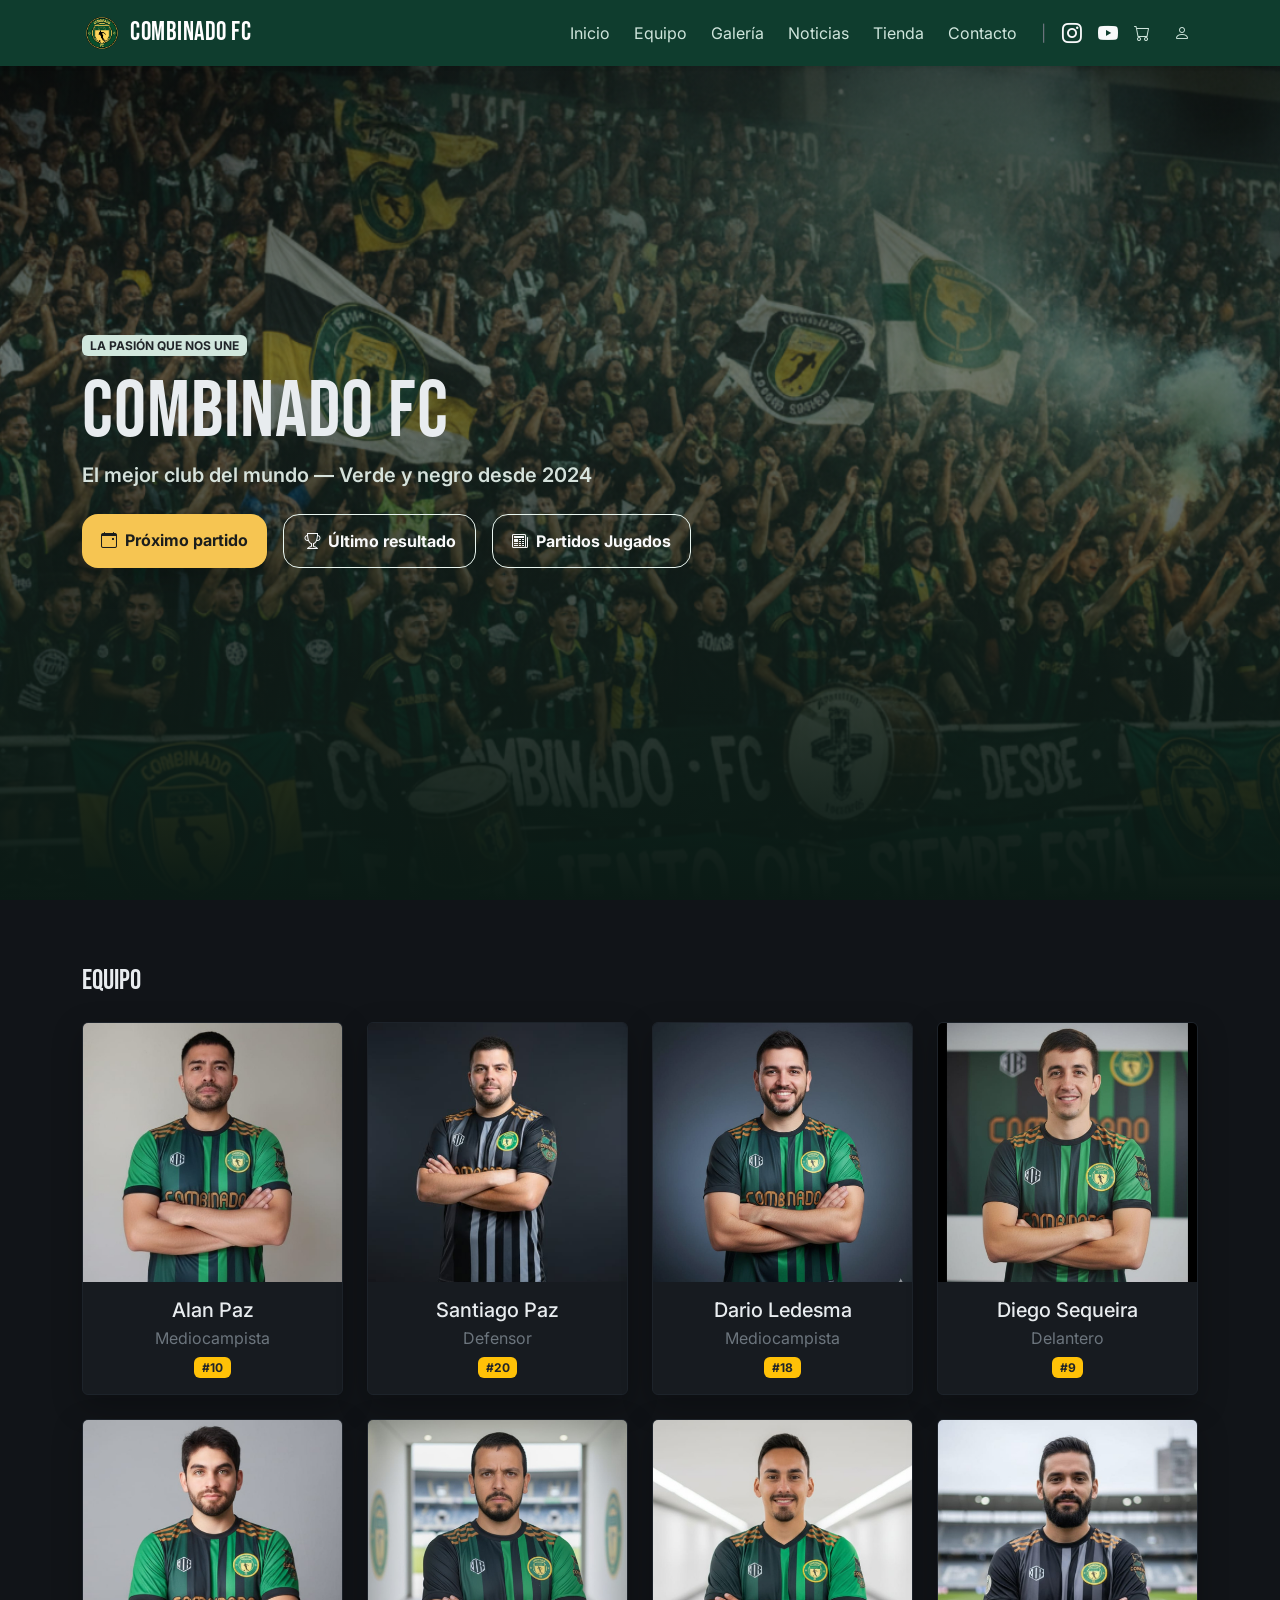
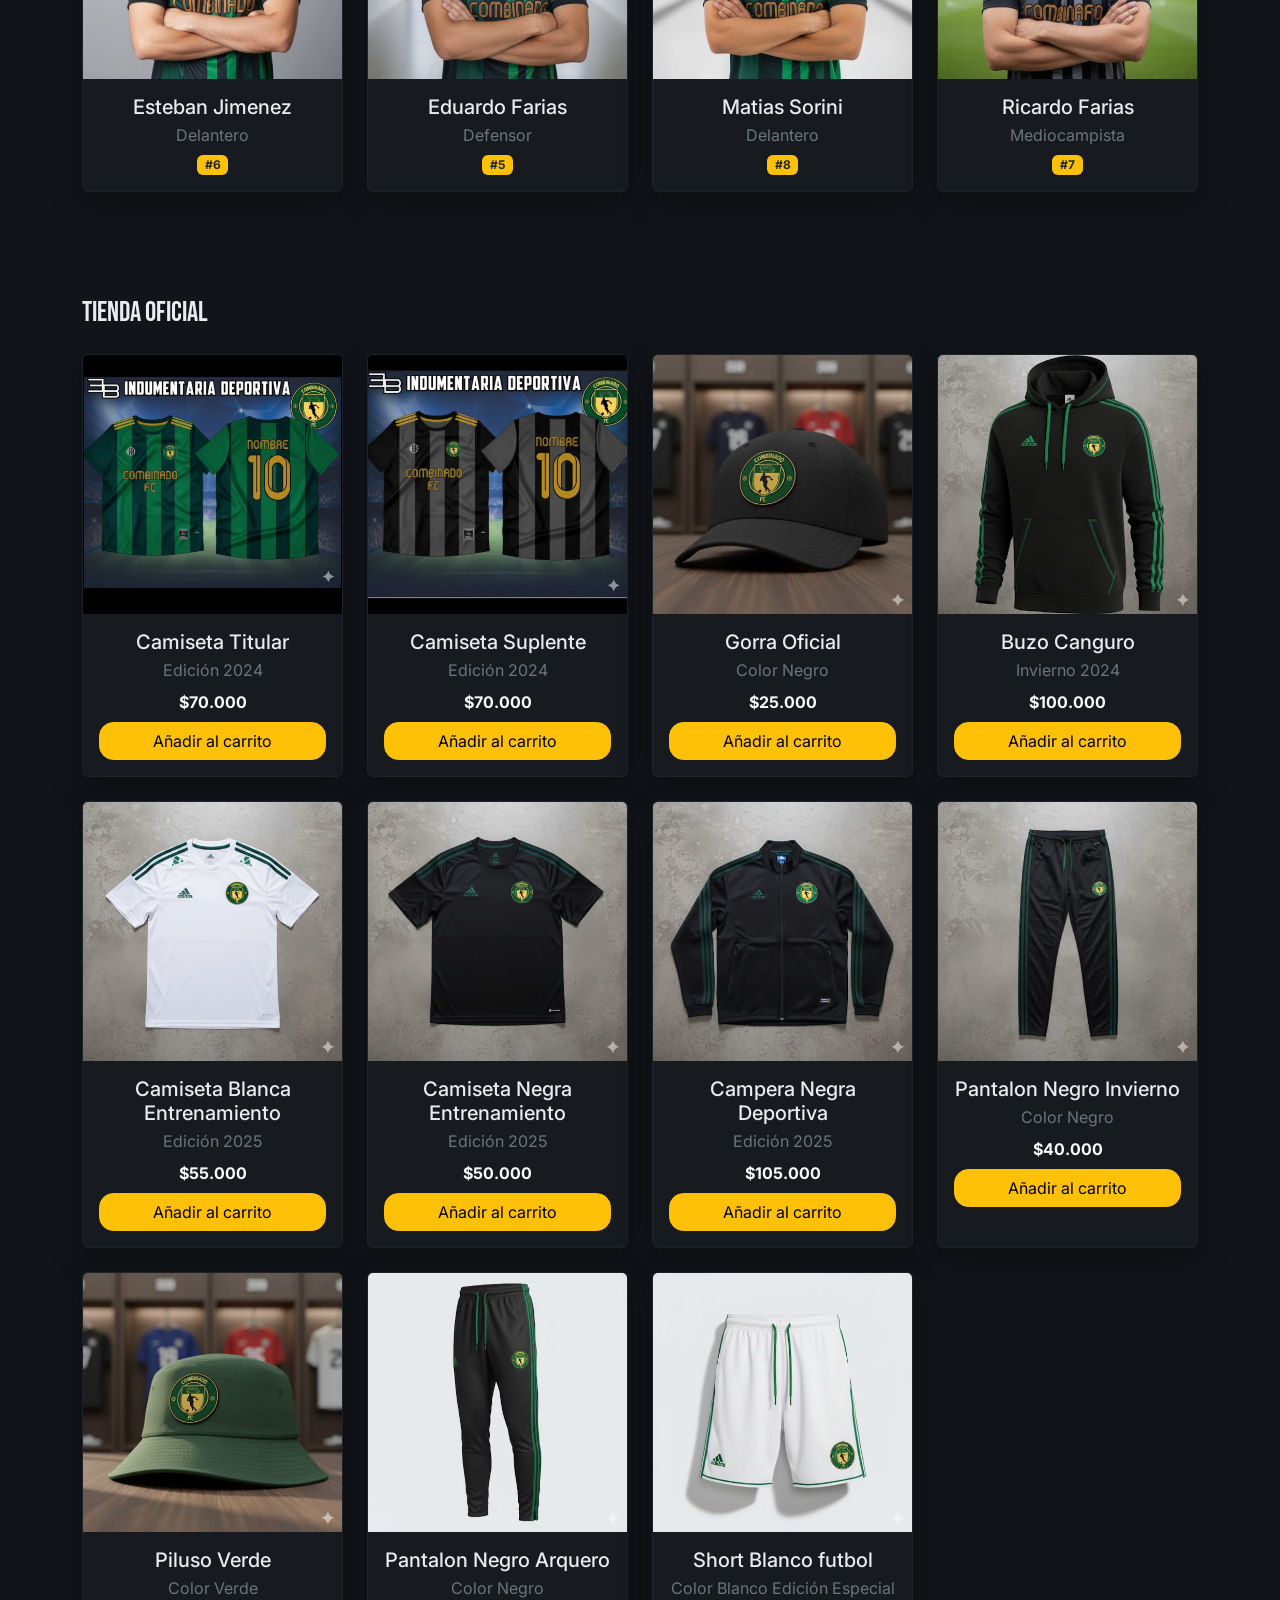
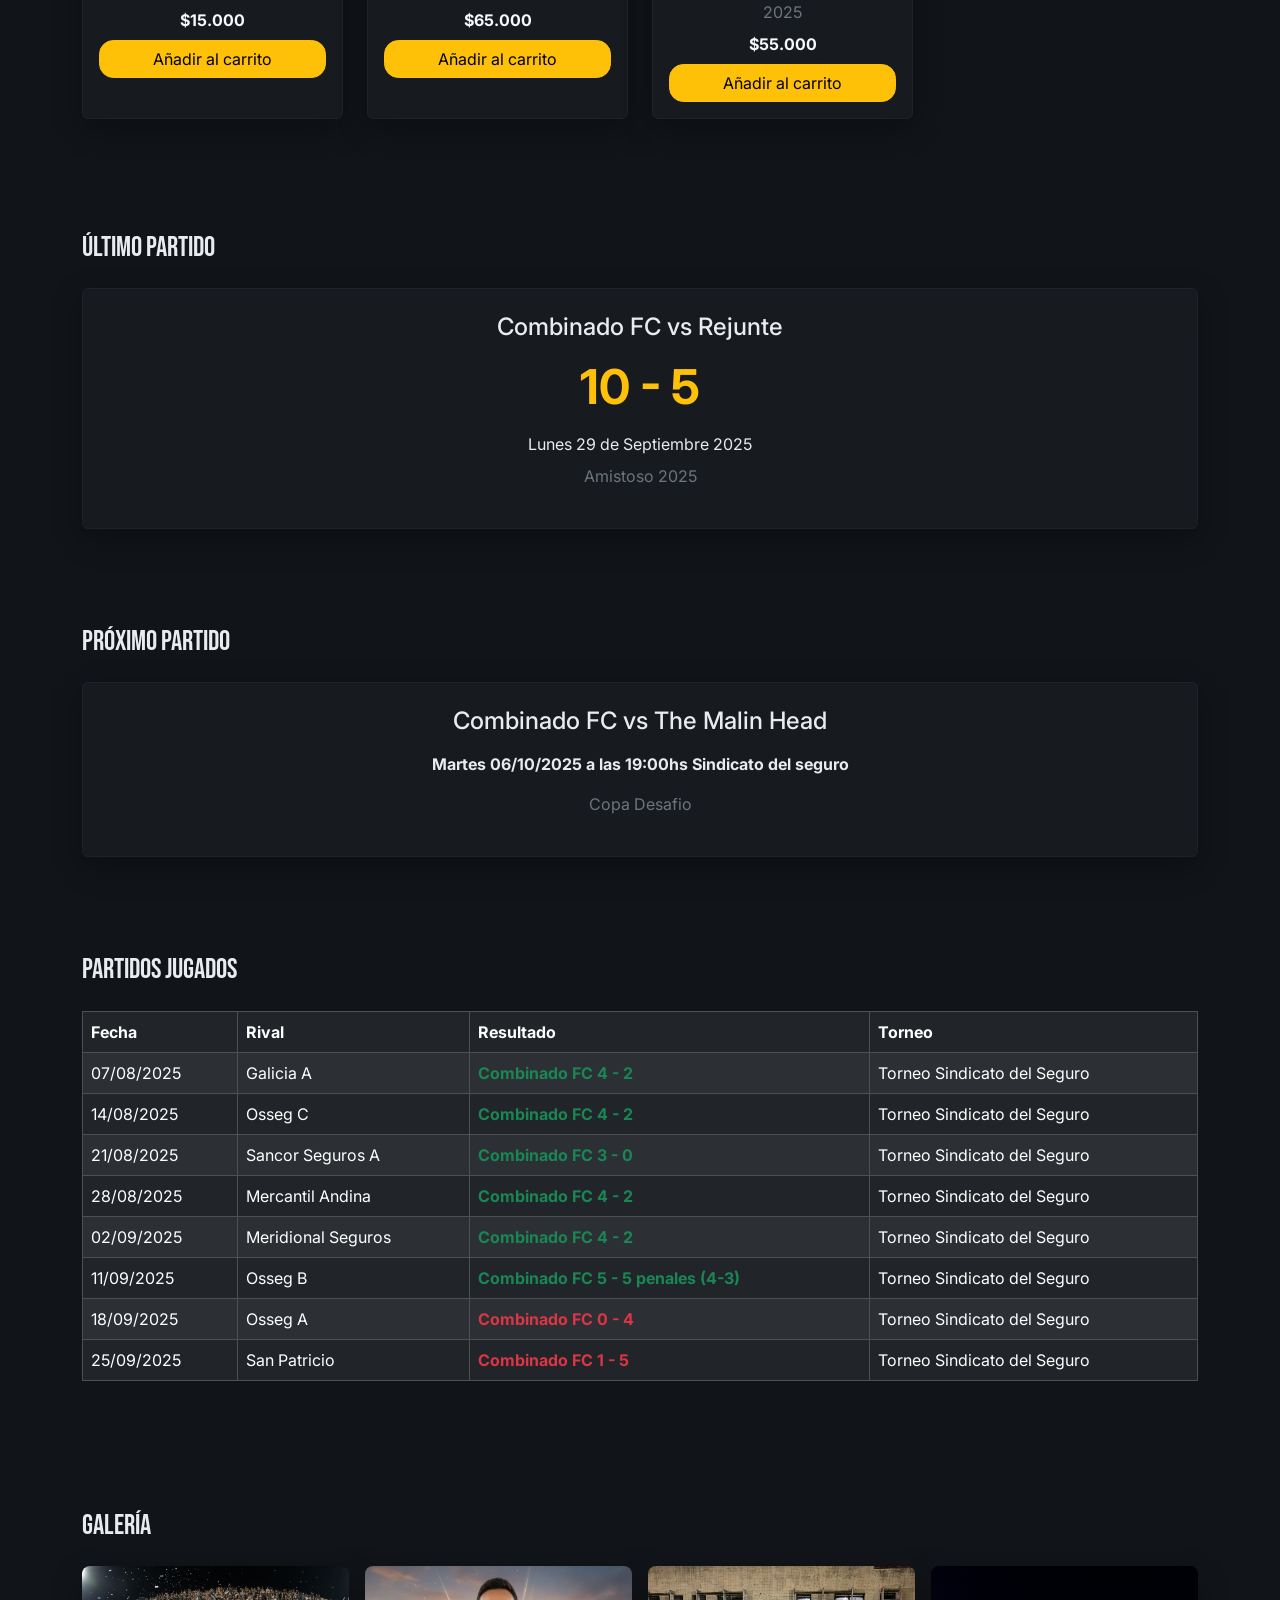
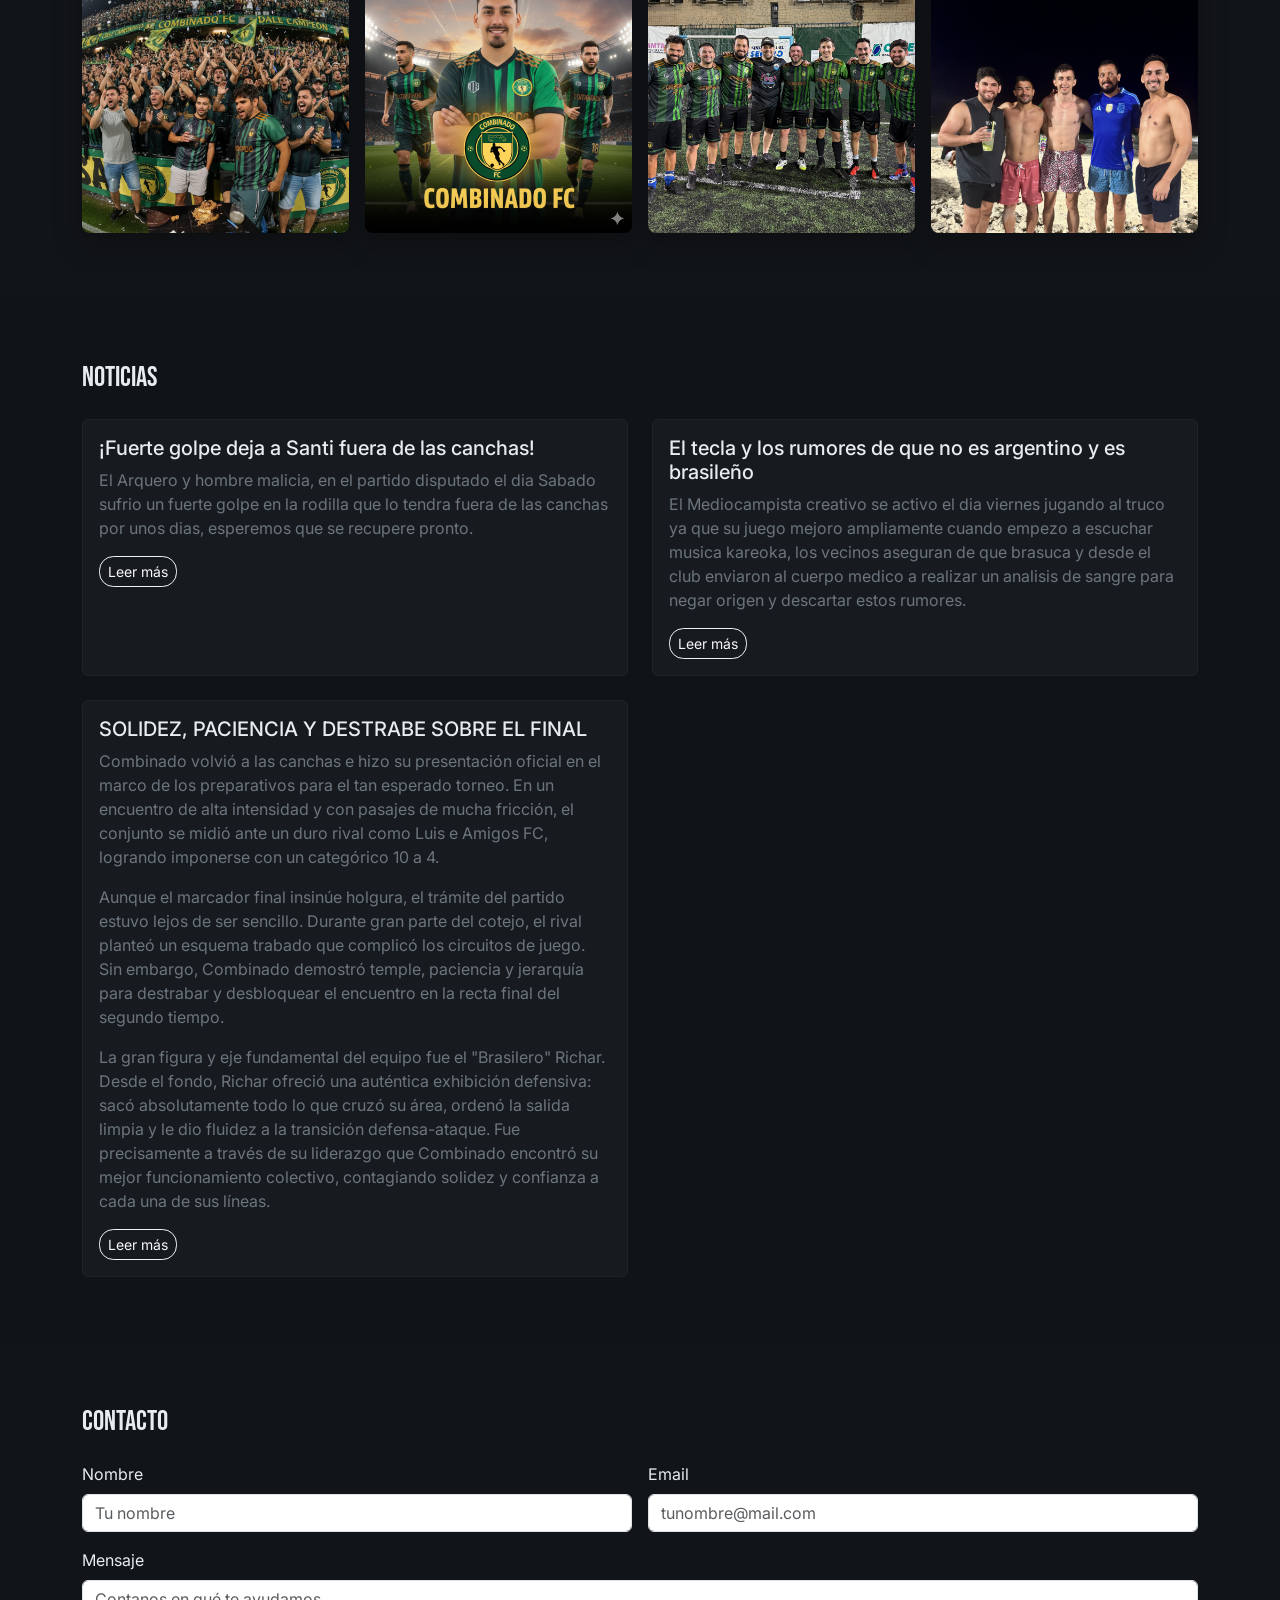
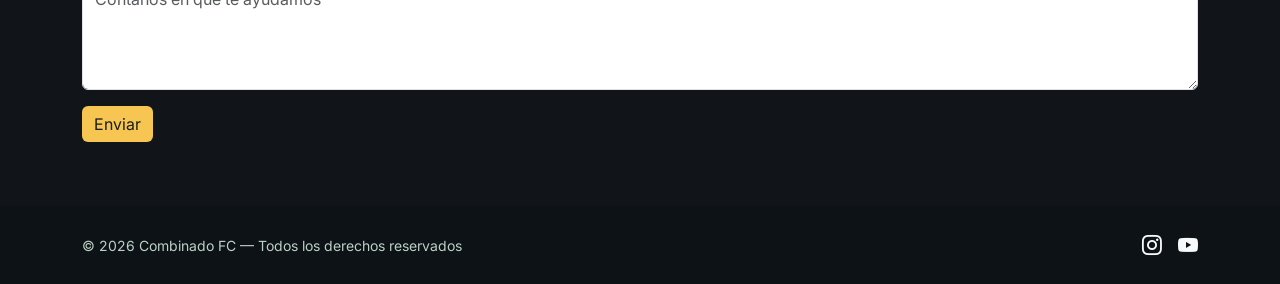
<file: index.html>
<!doctype html>
<html lang="es">
<head>
  <meta charset="utf-8" />
  <meta name="viewport" content="width=device-width, initial-scale=1" />
  <title>COMBINADO FC — La pasión que nos une</title>

  <!-- Fuente: Bebas Neue (titulares) + Inter (texto) -->
  <link rel="preconnect" href="https://fonts.googleapis.com">
  <link rel="preconnect" href="https://fonts.gstatic.com" crossorigin>
  <link href="https://fonts.googleapis.com/css2?family=Bebas+Neue&family=Inter:wght@400;500;700&display=swap" rel="stylesheet">

  <!-- Bootstrap 5 -->
  <link href="https://cdn.jsdelivr.net/npm/bootstrap@5.3.3/dist/css/bootstrap.min.css" rel="stylesheet" integrity="sha384-QWTKZyjpPEjISv5WaRU9OFeRpok6YctnYmDr5pNlyT2bRjXh0JMhjY6hW+ALEwIH" crossorigin="anonymous">
  <!-- Bootstrap Icons -->
  <link rel="stylesheet" href="https://cdn.jsdelivr.net/npm/bootstrap-icons@1.11.3/font/bootstrap-icons.css">

  <style>
    :root{
      --green-900:#0f3d2e; /* verde oscuro barra */
      --green-700:#16513d;
      --green-500:#1f7a5a; /* acento botones */
      --yellow-400:#f6c552; /* acento texto/btn */
      --dark-900:#111418;  /* fondo secciones oscuras */
      --dark-800:#171b20;  /* tarjetas oscuras */
      --text:#e8ecef;
    }

    html{ scroll-behavior:smooth; }
    body{ font-family:Inter, system-ui, -apple-system, Segoe UI, Roboto, Arial, sans-serif; color:var(--text); background:var(--dark-900); }

    /* NAV */
    .bg-dark-green{ background:var(--green-900); }
    .navbar-brand{ font-family:"Bebas Neue", sans-serif; letter-spacing:.5px; font-size:1.6rem; }
    .nav-link{ color:#cfe5dc !important; }
    .nav-link:hover, .nav-link:focus{ color:#fff !important; }

    /* HERO */
    .hero{
      position:relative;
      min-height:100vh;
      display:flex; align-items:center;
      background: url("img/header.png") center/cover no-repeat;
      isolation:isolate;
    }
    .hero::after{
      content:""; position:absolute; inset:0; z-index:0;
      background:linear-gradient(180deg, #000000aa 0%, #0b1a1577 40%, #0b1a15 100%);
    }
    .hero .container{ position:relative; z-index:1; }
    .badge-crest{
      display:inline-grid; place-items:center; width:42px; height:42px; border-radius:999px;
      background:var(--yellow-400); color:#1a241f; font-weight:800; box-shadow:0 8px 24px #00000055;
    }
    .display-title{
      font-family:"Bebas Neue", sans-serif; font-size:clamp(2.8rem, 7vw, 5rem); line-height:1; letter-spacing:1px;
    }
    .subtitle{ font-weight:600; color:#e9f6f0; opacity:.9; }

    .btn-cta{ --bs-btn-padding-y:.9rem; --bs-btn-padding-x:1.2rem; --bs-btn-font-weight:700; --bs-btn-border-radius:1rem; }
    .btn-primary{ background:var(--yellow-400); color:#1b1e1d; border:none; }
    .btn-primary:hover{ filter:brightness(.92); }
    .btn-outline-light{ border-color:#e9f6f0; }

    /* SECCIONES */
    section{ scroll-margin-top:84px; }
    .section-dark{ background:var(--dark-900); }
    .section-muted{ background:#101417; }

    /* CARDS DESTACADOS (tienda) */
    .card-dark{ background:var(--dark-800); color:var(--text); border:1px solid #1d232a; }
    .card-dark .btn{ border-radius:.9rem; }

    /* FOOTER */
    footer{ background:#0c1215; color:#bcd0c6; }

    /* Utilidades pequeñas */
    .shadow-soft{ box-shadow:0 10px 30px rgba(0,0,0,.25); }
  </style>
</head>
<body data-bs-spy="scroll" data-bs-target="#navbar" data-bs-offset="100" tabindex="0">
  <!-- NAVBAR -->
  <nav id="navbar" class="navbar navbar-expand-lg navbar-dark bg-dark-green fixed-top shadow-sm">
    <div class="container">
      <a class="navbar-brand d-flex align-items-center gap-2" href="#inicio">
        <img src="img/logo/escudo.png" alt="Escudo Combinado FC" width="40" height="40" class="d-inline-block align-text-top">
        <span>COMBINADO FC</span>
      </a>

      <button class="navbar-toggler" type="button" data-bs-toggle="collapse" data-bs-target="#nav" aria-controls="nav" aria-expanded="false" aria-label="Menú">
        <span class="navbar-toggler-icon"></span>
      </button>

      <div class="collapse navbar-collapse" id="nav">
        <ul class="navbar-nav ms-auto align-items-lg-center gap-lg-2">
          <li class="nav-item"><a class="nav-link" href="#inicio">Inicio</a></li>
          <li class="nav-item"><a class="nav-link" href="#equipo">Equipo</a></li>
          <li class="nav-item"><a class="nav-link" href="#galeria">Galería</a></li>
          <li class="nav-item"><a class="nav-link" href="#noticias">Noticias</a></li>
          <li class="nav-item"><a class="nav-link" href="#tienda">Tienda</a></li>
          <li class="nav-item"><a class="nav-link" href="#contacto">Contacto</a></li>
          <li class="nav-item d-none d-lg-inline mx-2 text-secondary">|</li>
          <div class="d-flex gap-3 fs-5">
          <a class="link-light" href="https://www.instagram.com/combinadofutbol/" aria-label="Instagram"><i class="bi bi-instagram"></i></a>
          <a class="link-light" href="https://www.youtube.com/@Combinadofc" aria-label="YouTube"><i class="bi bi-youtube"></i></a>
          </div>
          <li class="nav-item"><a class="nav-link" href="#tienda" title="Carrito"><i class="bi bi-cart"></i></a></li>
          <li class="nav-item"><a class="nav-link" href="#" title="Mi cuenta"><i class="bi bi-person"></i></a></li>
        </ul>
      </div>
    </div>
  </nav>

  <!-- HERO -->
  <header id="inicio" class="hero">
    <div class="container py-5">
      <div class="row align-items-center">
        <div class="col-12 col-lg-9">
          <span class="badge bg-success-subtle text-dark fw-bold mb-3" style="background:#c6ffd9;">LA PASIÓN QUE NOS UNE</span>
          <h1 class="display-title text-uppercase mb-2">COMBINADO FC</h1>
          <p class="lead subtitle mb-4">El mejor club del mundo — Verde y negro desde 2024</p>
          <div class="d-flex flex-wrap gap-3">
            <a href="#proximo-partido" class="btn btn-primary btn-cta shadow-soft"><i class="bi bi-calendar-event me-2"></i>Próximo partido</a>
            <a href="#resultados" class="btn btn-outline-light btn-cta"><i class="bi bi-trophy me-2"></i>Último resultado</a>
            <a href="#partidos" class="btn btn-outline-light btn-cta"><i class="bi bi-newspaper me-2"></i>Partidos Jugados</a>
          </div>
        </div>
      </div>
    </div>
  </header>

  <!-- EQUIPO -->
    <section id="equipo" class="section-dark py-5">
      <div class="container py-3">
        <h2 class="h3 mb-4" style="font-family:'Bebas Neue', sans-serif;">Equipo</h2>

        <div class="row g-4">
          <!-- JUGADOR 1 -->
          <div class="col-6 col-md-4 col-lg-3">
            <div class="card card-dark h-100 shadow-soft text-center">
              <img src="img/jugadores/alan.png" class="card-img-top" alt="Jugador 1">
              <div class="card-body">
                <h5 class="card-title mb-1">Alan Paz</h5>
                <p class="mb-1 text-secondary">Mediocampista</p>
                <span class="badge bg-warning text-dark">#10</span>
              </div>
            </div>
          </div>

          <!-- JUGADOR 2 -->
          <div class="col-6 col-md-4 col-lg-3">
            <div class="card card-dark h-100 shadow-soft text-center">
              <img src="img/jugadores/santi.png" class="card-img-top" alt="Jugador 2">
              <div class="card-body">
                <h5 class="card-title mb-1">Santiago Paz</h5>
                <p class="mb-1 text-secondary">Defensor</p>
                <span class="badge bg-warning text-dark">#20</span>
              </div>
            </div>
          </div>

          <!-- JUGADOR 3 -->
          <div class="col-6 col-md-4 col-lg-3">
            <div class="card card-dark h-100 shadow-soft text-center">
              <img src="img/jugadores/dario.png" class="card-img-top" alt="Jugador 3">
              <div class="card-body">
                <h5 class="card-title mb-1">Dario Ledesma</h5>
                <p class="mb-1 text-secondary">Mediocampista</p>
                <span class="badge bg-warning text-dark">#18</span>
              </div>
            </div>
          </div>

          <!-- JUGADOR 4 -->
          <div class="col-6 col-md-4 col-lg-3">
            <div class="card card-dark h-100 shadow-soft text-center">
              <img src="img/jugadores/diego.png" class="card-img-top" alt="Jugador 4">
              <div class="card-body">
                <h5 class="card-title mb-1">Diego Sequeira</h5>
                <p class="mb-1 text-secondary">Delantero</p>
                <span class="badge bg-warning text-dark">#9</span>
              </div>
            </div>
          </div>
                    <!-- JUGADOR 5 -->
          <div class="col-6 col-md-4 col-lg-3">
            <div class="card card-dark h-100 shadow-soft text-center">
              <img src="img/jugadores/esteban.png" class="card-img-top" alt="Jugador 1">
              <div class="card-body">
                <h5 class="card-title mb-1">Esteban Jimenez</h5>
                <p class="mb-1 text-secondary">Delantero</p>
                <span class="badge bg-warning text-dark">#6</span>
              </div>
            </div>
          </div>

          <!-- JUGADOR 6 -->
          <div class="col-6 col-md-4 col-lg-3">
            <div class="card card-dark h-100 shadow-soft text-center">
              <img src="img/jugadores/eduardo.png" class="card-img-top" alt="Jugador 2">
              <div class="card-body">
                <h5 class="card-title mb-1">Eduardo Farias</h5>
                <p class="mb-1 text-secondary">Defensor</p>
                <span class="badge bg-warning text-dark">#5</span>
              </div>
            </div>
          </div>

          <!-- JUGADOR 7 -->
          <div class="col-6 col-md-4 col-lg-3">
            <div class="card card-dark h-100 shadow-soft text-center">
              <img src="img/jugadores/mati.png" class="card-img-top" alt="Jugador 3">
              <div class="card-body">
                <h5 class="card-title mb-1">Matias Sorini</h5>
                <p class="mb-1 text-secondary">Delantero</p>
                <span class="badge bg-warning text-dark">#8</span>
              </div>
            </div>
          </div>

          <!-- JUGADOR 8 -->
          <div class="col-6 col-md-4 col-lg-3">
            <div class="card card-dark h-100 shadow-soft text-center">
              <img src="img/jugadores/richard.png" class="card-img-top" alt="Jugador 4">
              <div class="card-body">
                <h5 class="card-title mb-1">Ricardo Farias</h5>
                <p class="mb-1 text-secondary">Mediocampista</p>
                <span class="badge bg-warning text-dark">#7</span>
              </div>
            </div>
          </div>
          <!-- JUGADOR 9 
          <div class="col-6 col-md-4 col-lg-3">
            <div class="card card-dark h-100 shadow-soft text-center">
              <img src="img/jugadores/kevin.png" class="card-img-top" alt="Jugador 4">
              <div class="card-body">
                <h5 class="card-title mb-1">Kevin Leiva</h5>
                <p class="mb-1 text-secondary">Mediocampista</p>
                <span class="badge bg-warning text-dark">#30</span>
              </div>-->
            </div>
          </div>
        </div>
      </div>
        </div>
      </div>
      
      <div class="row g-4">

    </section>

    <!-- TIENDA -->
      <section id="tienda" class="section-dark py-5">
        <div class="container py-3">
          <h2 class="h3 mb-4" style="font-family:'Bebas Neue', sans-serif;">Tienda Oficial</h2>

          <div class="row g-4">
            <!-- PRODUCTO 1 -->
            <div class="col-6 col-md-4 col-lg-3">
              <div class="card card-dark h-100 shadow-soft text-center">
                <img src="img/productos/camisetaTitular.png" class="card-img-top" alt="Camiseta Titular">
                <div class="card-body">
                  <h5 class="card-title mb-1">Camiseta Titular</h5>
                  <p class="text-secondary mb-2">Edición 2024</p>
                  <p class="fw-bold text-light mb-2">$70.000</p>
                  <a href="#" class="btn btn-warning w-100">Añadir al carrito</a>
                </div>
              </div>
            </div>

            <!-- PRODUCTO 2 -->
            <div class="col-6 col-md-4 col-lg-3">
              <div class="card card-dark h-100 shadow-soft text-center">
                <img src="img/productos/camisetaAlternativa.png" class="card-img-top" alt="Camiseta Suplente">
                <div class="card-body">
                  <h5 class="card-title mb-1">Camiseta Suplente</h5>
                  <p class="text-secondary mb-2">Edición 2024</p>
                  <p class="fw-bold text-light mb-2">$70.000</p>
                  <a href="#" class="btn btn-warning w-100">Añadir al carrito</a>
                </div>
              </div>
            </div>

            <!-- PRODUCTO 3 -->
            <div class="col-6 col-md-4 col-lg-3">
              <div class="card card-dark h-100 shadow-soft text-center">
                <img src="img/productos/gorraNegra.png" class="card-img-top" alt="Gorra Oficial">
                <div class="card-body">
                  <h5 class="card-title mb-1">Gorra Oficial</h5>
                  <p class="text-secondary mb-2">Color Negro</p>
                  <p class="fw-bold text-light mb-2">$25.000</p>
                  <a href="#" class="btn btn-warning w-100">Añadir al carrito</a>
                </div>
              </div>
            </div>

            <!-- PRODUCTO 4 -->
            <div class="col-6 col-md-4 col-lg-3">
              <div class="card card-dark h-100 shadow-soft text-center">
                <img src="img/productos/buzoNegro.png" class="card-img-top" alt="Buzo Entrenamiento">
                <div class="card-body">
                  <h5 class="card-title mb-1">Buzo Canguro</h5>
                  <p class="text-secondary mb-2">Invierno 2024</p>
                  <p class="fw-bold text-light mb-2">$100.000</p>
                  <a href="#" class="btn btn-warning w-100">Añadir al carrito</a>
                </div>
              </div>
            </div>

            <!-- PRODUCTO 5 -->
            <div class="col-6 col-md-4 col-lg-3">
              <div class="card card-dark h-100 shadow-soft text-center">
                <img src="img/productos/camisetaBlanca.png" class="card-img-top" alt="Gorra Oficial">
                <div class="card-body">
                  <h5 class="card-title mb-1">Camiseta Blanca Entrenamiento</h5>
                  <p class="text-secondary mb-2">Edición 2025</p>
                  <p class="fw-bold text-light mb-2">$55.000</p>
                  <a href="#" class="btn btn-warning w-100">Añadir al carrito</a>
                </div>
              </div>
            </div>
            <!-- PRODUCTO 6 -->
            <div class="col-6 col-md-4 col-lg-3">
              <div class="card card-dark h-100 shadow-soft text-center">
                <img src="img/productos/camisetaNegra.png" class="card-img-top" alt="Gorra Oficial">
                <div class="card-body">
                  <h5 class="card-title mb-1">Camiseta Negra Entrenamiento</h5>
                  <p class="text-secondary mb-2">Edición 2025</p>
                  <p class="fw-bold text-light mb-2">$50.000</p>
                  <a href="#" class="btn btn-warning w-100">Añadir al carrito</a>
                </div>
              </div>
            </div>
            <!-- PRODUCTO 7 -->
            <div class="col-6 col-md-4 col-lg-3">
              <div class="card card-dark h-100 shadow-soft text-center">
                <img src="img/productos/camperaNegra.png" class="card-img-top" alt="Gorra Oficial">
                <div class="card-body">
                  <h5 class="card-title mb-1">Campera Negra Deportiva</h5>
                  <p class="text-secondary mb-2">Edición 2025</p>
                  <p class="fw-bold text-light mb-2">$105.000</p>
                  <a href="#" class="btn btn-warning w-100">Añadir al carrito</a>
                </div>
              </div>
            </div>
            <!-- PRODUCTO 8 -->
            <div class="col-6 col-md-4 col-lg-3">
              <div class="card card-dark h-100 shadow-soft text-center">
                <img src="img/productos/pantalonNegro.png" class="card-img-top" alt="Gorra Oficial">
                <div class="card-body">
                  <h5 class="card-title mb-1">Pantalon Negro Invierno</h5>
                  <p class="text-secondary mb-2">Color Negro</p>
                  <p class="fw-bold text-light mb-2">$40.000</p>
                  <a href="#" class="btn btn-warning w-100">Añadir al carrito</a>
                </div>
              </div>
            </div>
            <!-- PRODUCTO 9 -->
            <div class="col-6 col-md-4 col-lg-3">
              <div class="card card-dark h-100 shadow-soft text-center">
                <img src="img/productos/pilusoVerde.png" class="card-img-top" alt="Gorra Oficial">
                <div class="card-body">
                  <h5 class="card-title mb-1">Piluso Verde</h5>
                  <p class="text-secondary mb-2">Color Verde</p>
                  <p class="fw-bold text-light mb-2">$15.000</p>
                  <a href="#" class="btn btn-warning w-100">Añadir al carrito</a>
                </div>
              </div>
            </div>
            <!-- PRODUCTO 10 -->
            <div class="col-6 col-md-4 col-lg-3">
              <div class="card card-dark h-100 shadow-soft text-center">
                <img src="img/productos/pantalonNegroArquero.png" class="card-img-top" alt="Gorra Oficial">
                <div class="card-body">
                  <h5 class="card-title mb-1">Pantalon Negro Arquero</h5>
                  <p class="text-secondary mb-2">Color Negro</p>
                  <p class="fw-bold text-light mb-2">$65.000</p>
                  <a href="#" class="btn btn-warning w-100">Añadir al carrito</a>
                </div>
              </div>
            </div>
            <!-- PRODUCTO 11 -->
            <div class="col-6 col-md-4 col-lg-3">
              <div class="card card-dark h-100 shadow-soft text-center">
                <img src="img/productos/shortBlanco.png" class="card-img-top" alt="Gorra Oficial">
                <div class="card-body">
                  <h5 class="card-title mb-1">Short Blanco futbol</h5>
                  <p class="text-secondary mb-2">Color Blanco Edición Especial 2025</p>
                  <p class="fw-bold text-light mb-2">$55.000</p>
                  <a href="#" class="btn btn-warning w-100">Añadir al carrito</a>
                </div>
              </div>
            </div>            
          </div>
        </div>
      </section>

      <!-- RESULTADOS -->
      <section id="resultados" class="section-dark py-5">
        <div class="container">
          <h2 class="h3 mb-4" style="font-family:'Bebas Neue', sans-serif;">Último Partido</h2>

          <div class="card card-dark shadow-soft text-center p-4">
            <h4 class="mb-3">Combinado FC vs Rejunte</h4>
            <p class="display-5 fw-bold text-warning">10 - 5</p>
            <p class="mb-2">Lunes 29 de Septiembre 2025</p>
            <p class="text-secondary">Amistoso 2025</p>
          </div>
        </div>
      </section>
      <!-- PROXIMO PARTIDO -->
      <section id="proximo-partido" class="section-dark py-5">
        <div class="container">
          <h2 class="h3 mb-4" style="font-family:'Bebas Neue', sans-serif;">Próximo Partido</h2>

          <div class="card card-dark shadow-soft text-center p-4">
            <h4 class="mb-3">Combinado FC vs The Malin Head</h4>
            <p class="fw-bold">Martes 06/10/2025 a las 19:00hs Sindicato del seguro</p>
            <p class="text-secondary">Copa Desafio</p>
          </div>
        </div>
      </section>

      <!-- PARTIDOS JUGADOS -->
      <section id="partidos" class="section-dark py-5">
        <div class="container">
          <h2 class="h3 mb-4" style="font-family:'Bebas Neue', sans-serif;">Partidos Jugados</h2>

          <div class="table-responsive">
            <table class="table table-dark table-striped table-bordered align-middle">
              <thead>
                <tr>
                  <th scope="col">Fecha</th>
                  <th scope="col">Rival</th>
                  <th scope="col">Resultado</th>
                  <th scope="col">Torneo</th>
                </tr>
              </thead>
              <tbody>
                <tr>
                  <td>07/08/2025</td>
                  <td>Galicia A</td>
                  <td><span class="fw-bold text-success">Combinado FC 4 - 2</span></td>
                  <td>Torneo Sindicato del Seguro</td>
                </tr>
                <tr>
                  <td>14/08/2025</td>
                  <td>Osseg C</td>
                  <td><span class="fw-bold text-success">Combinado FC 4 - 2</span></td>
                  <td>Torneo Sindicato del Seguro</td>
                </tr>
                <tr>
                  <td>21/08/2025</td>
                  <td>Sancor Seguros A</td>
                  <td><span class="fw-bold text-success">Combinado FC 3 - 0</span></td>
                  <td>Torneo Sindicato del Seguro</td>
                </tr>
                <tr>
                  <td>28/08/2025</td>
                  <td>Mercantil Andina</td>
                  <td><span class="fw-bold text-success">Combinado FC 4 - 2</span></td>
                  <td>Torneo Sindicato del Seguro</td>
                </tr>
                <tr>
                  <td>02/09/2025</td>
                  <td>Meridional Seguros</td>
                  <td><span class="fw-bold text-success">Combinado FC 4 - 2</span></td>
                  <td>Torneo Sindicato del Seguro</td>
                </tr>
                <tr>
                  <td>11/09/2025</td>
                  <td>Osseg B</td>
                  <td><span class="fw-bold text-success">Combinado FC 5 - 5 penales (4-3)</span></td>
                  <td>Torneo Sindicato del Seguro</td>
                </tr>
                <tr>
                  <td>18/09/2025</td>
                  <td>Osseg A</td>
                  <td><span class="fw-bold text-danger">Combinado FC 0 - 4</span></td>
                  <td>Torneo Sindicato del Seguro</td>
                </tr>
                <tr>
                  <td>25/09/2025</td>
                  <td>San Patricio</td>
                  <td><span class="fw-bold text-danger">Combinado FC 1 - 5</span></td>
                  <td>Torneo Sindicato del Seguro</td>
                </tr>
                <tr>
              </tbody>
            </table>
          </div>
        </div>
      </section>


      <!-- GALERÍA -->
      <section id="galeria" class="section-dark py-5">
        <div class="container py-3">
          <h2 class="h3 mb-4" style="font-family:'Bebas Neue', sans-serif;">Galería</h2>
          <div class="row g-3">
            <div class="col-6 col-md-4 col-lg-3"><img class="img-fluid rounded-3 shadow-soft" src="img/galeria/1.png" alt="Foto 1"/></div>
            <div class="col-6 col-md-4 col-lg-3"><img class="img-fluid rounded-3 shadow-soft" src="img/galeria/2.png" alt="Foto 2"/></div>
            <div class="col-6 col-md-4 col-lg-3"><img class="img-fluid rounded-3 shadow-soft" src="img/galeria/3.png" alt="Foto 3"/></div>
            <div class="col-6 col-md-4 col-lg-3"><img class="img-fluid rounded-3 shadow-soft" src="img/galeria/4.png" alt="Foto 4"/></div>
          </div>
        </div>
      </section>

      <!-- NOTICIAS -->
      <section id="noticias" class="section-muted py-5">
        <div class="container py-3">
          <h2 class="h3 mb-4" style="font-family:'Bebas Neue', sans-serif;">Noticias</h2>
          <div class="row g-4">
            <div class="col-md-6">
              <article class="card card-dark h-100">
                <div class="card-body">
                  <h3 class="h5">¡Fuerte golpe deja a Santi fuera de las canchas!</h3>
                  <p class="text-secondary">El Arquero y hombre malicia, en el partido disputado el dia Sabado sufrio un fuerte golpe en la rodilla que lo tendra fuera de las canchas por unos dias, esperemos que se recupere pronto.</p>
                  <a href="#" class="btn btn-outline-light btn-sm">Leer más</a>
                </div>
              </article>
            </div>
            <div class="col-md-6">
              <article class="card card-dark h-100">
                <div class="card-body">
                  <h3 class="h5">El tecla y los rumores de que no es argentino y es brasileño</h3>
                  <p class="text-secondary">El Mediocampista creativo se activo el dia viernes jugando al truco ya que su juego mejoro ampliamente cuando empezo a escuchar musica kareoka, los vecinos aseguran de que brasuca y desde el club enviaron al cuerpo medico a realizar un analisis de sangre para negar origen y descartar estos rumores.</p>
                  <a href="#" class="btn btn-outline-light btn-sm">Leer más</a>
                </div>
              </article>
            </div>
                        <div class="col-md-6">
              <article class="card card-dark h-100">
                <div class="card-body">
                  <h3 class="h5">SOLIDEZ, PACIENCIA Y DESTRABE SOBRE EL FINAL</h3>
                  <p class="text-secondary">Combinado volvió a las canchas e hizo su presentación oficial en el marco de los preparativos para
                      el tan esperado torneo. En un encuentro de alta intensidad y con pasajes de mucha
                      fricción, el conjunto se midió ante un duro rival como Luis e Amigos FC, logrando imponerse con un
                      categórico 10 a 4.</p>
                      <p class="text-secondary">
                      Aunque el marcador final insinúe holgura, el trámite del partido estuvo lejos de ser sencillo. Durante
                      gran parte del cotejo, el rival planteó un esquema trabado que complicó los circuitos de juego. Sin
                      embargo, Combinado demostró temple, paciencia y jerarquía para destrabar y desbloquear el
                      encuentro en la recta final del segundo tiempo.</p>
                      <p class="text-secondary">La gran figura y eje fundamental del equipo fue el "Brasilero" Richar. Desde el fondo, Richar ofreció
                      una auténtica exhibición defensiva: sacó absolutamente todo lo que cruzó su área, ordenó la salida
                      limpia y le dio fluidez a la transición defensa-ataque. Fue precisamente a través de su liderazgo que
                      Combinado encontró su mejor funcionamiento colectivo, contagiando solidez y confianza a cada una
                      de sus líneas.</p>
                  <a href="#" class="btn btn-outline-light btn-sm">Leer más</a>
                </div>
              </article>
            </div>
          </div>
        </div>
      </section>

  <!-- CONTACTO -->
  <section id="contacto" class="section-dark py-5">
    <div class="container py-3">
      <h2 class="h3 mb-4" style="font-family:'Bebas Neue', sans-serif;">Contacto</h2>
      <form class="row g-3">
        <div class="col-md-6">
          <label class="form-label">Nombre</label>
          <input type="text" class="form-control" placeholder="Tu nombre" required>
        </div>
        <div class="col-md-6">
          <label class="form-label">Email</label>
          <input type="email" class="form-control" placeholder="tunombre@mail.com" required>
        </div>
        <div class="col-12">
          <label class="form-label">Mensaje</label>
          <textarea class="form-control" rows="4" placeholder="Contanos en qué te ayudamos"></textarea>
        </div>
        <div class="col-12">
          <button class="btn btn-primary">Enviar</button>
        </div>
      </form>
    </div>
  </section>

  <!-- FOOTER -->
  <footer class="py-4">
    <div class="container d-flex flex-column flex-md-row justify-content-between align-items-center gap-3">
      <div class="small">© <span id="year"></span> Combinado FC — Todos los derechos reservados</div>
      <div class="d-flex gap-3 fs-5">
        <a class="link-light" href="https://www.instagram.com/combinadofutbol/" aria-label="Instagram"><i class="bi bi-instagram"></i></a>
        <a class="link-light" href="https://www.youtube.com/@Combinadofc" aria-label="YouTube"><i class="bi bi-youtube"></i></a>
      </div>
    </div>
  </footer>

  <!-- JS -->
  <script src="https://cdn.jsdelivr.net/npm/bootstrap@5.3.3/dist/js/bootstrap.bundle.min.js" crossorigin="anonymous"></script>

  <script>
    // Año en footer
    document.getElementById('year').textContent = new Date().getFullYear();

    // (En próximos pasos) Podemos agregar lógica para: próximo partido, último resultado y destacar link activo.
  </script>
  <script>
  const navLinks = document.querySelectorAll('.navbar-nav .nav-link');
  const navbarCollapse = document.querySelector('.navbar-collapse');

  navLinks.forEach(link => {
    link.addEventListener('click', () => {
      if (navbarCollapse.classList.contains('show')) {
        new bootstrap.Collapse(navbarCollapse).toggle();
      }
    });
  });
</script>


</body>
</html>
</file>
